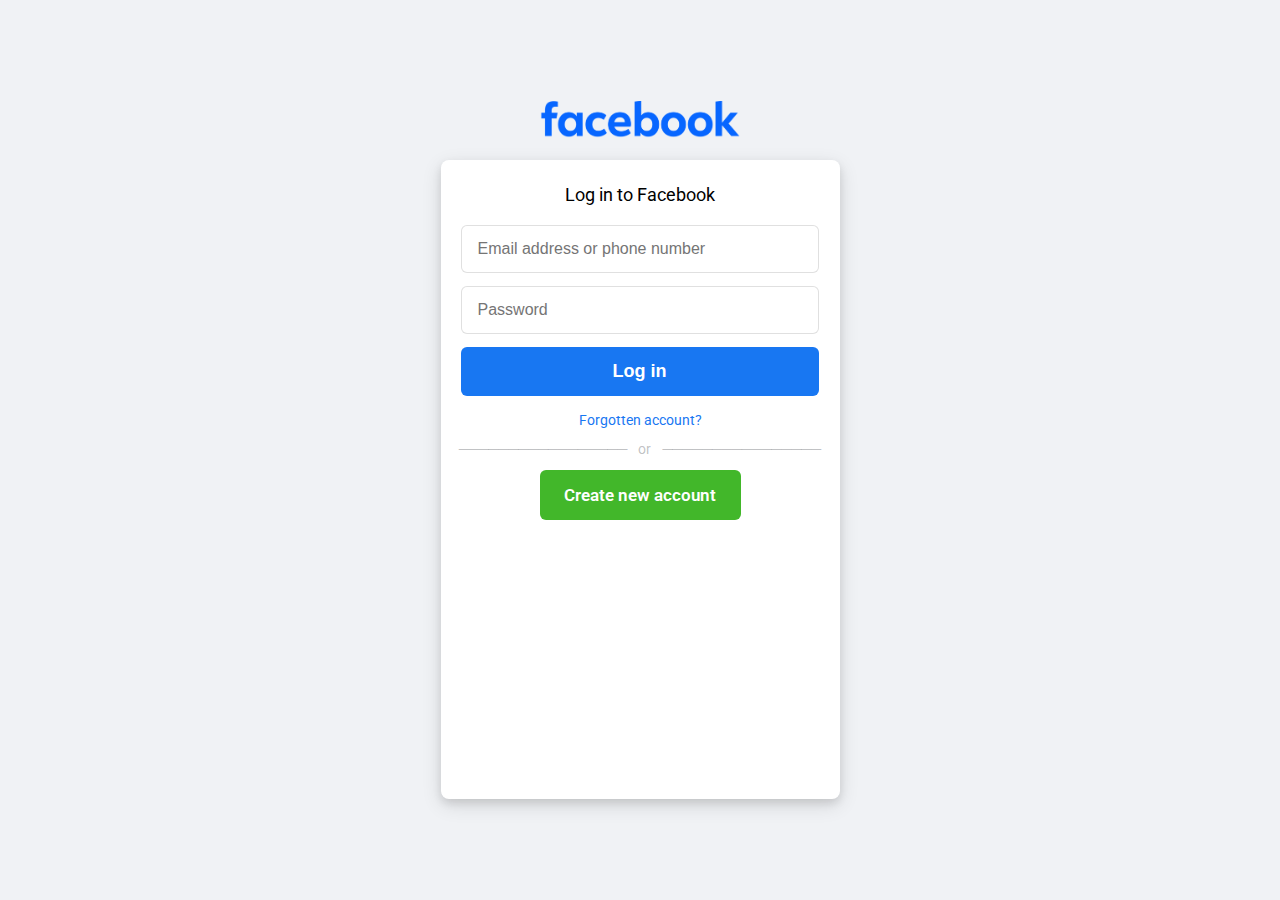
<file: index.html>
<!DOCTYPE html>
<html lang="en">

<head>
    <meta charset="UTF-8">
    <meta name="viewport" content="width=device-width, initial-scale=1.0">
    <title>Log in to Facebook</title>
    <link rel="icon" type="image/x-icon" href="favicon.png">
    <link rel="stylesheet" href="style.css">
</head>

<body>
    <div class="first-xyz">
        <div class="container">
            <div class="facebook">
                <img src="fb.png" width="200">
            </div>
            <div class="inside-xyz">
                <h2>Log in to Facebook</h2>
                <div class="email">
                    <input type="email" placeholder="Email address or phone number">
                </div>
                <div class="pass">
                    <input type="password" placeholder="Password">
                </div>
                <div class="btn">
                    <input type="submit" value="Log in" class="button">
                </div>
                <div class="facc">
                    <a href="meow">Forgotten account?</a>
                </div>
                <div class="or">
                   <p>───────────────── or ────────────────</p> 
                </div>
                <div class="btn-2">
                    <a href="index1.html"> Create new account</a>
                </div>
            </div>
        </div>
    </div>
</body>

</html>
</file>
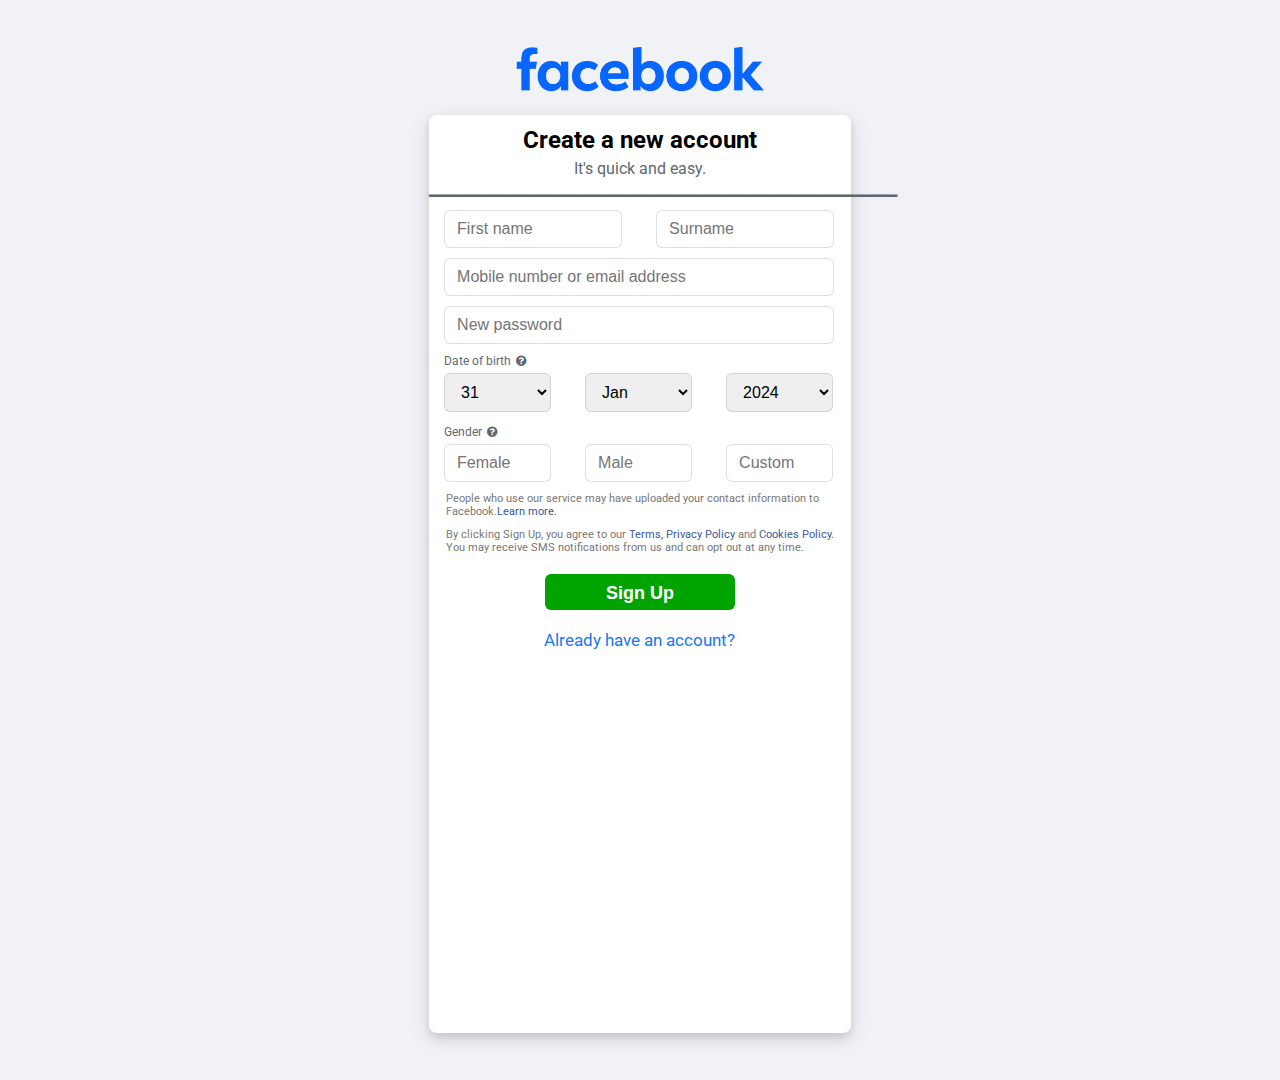
<file: index1.html>
<!DOCTYPE html>
<html lang="en">

<head>
    <meta charset="UTF-8">
    <meta name="viewport" content="width=device-width, initial-scale=1.0">
    <title>Sign up for Facebook | Facebook</title>
    <link rel="stylesheet" href="https://stackpath.bootstrapcdn.com/font-awesome/4.7.0/css/font-awesome.min.css">
    <link rel="icon" type="image/x-icon" href="favicon.png">
    <link rel="stylesheet" href="style1.css">
</head>

<body>
    <div class="first-pqr">
        <div class="container">
            <div class="facebook">
                <img src="fb.png" width="250">
            </div>
            <div class="inside-pqr">
                <div class="thing">
                <h2>Create a new account</h2>
                <p>It's quick and easy.<br>▁▁▁▁▁▁▁▁▁▁▁▁▁▁▁▁▁▁▁▁▁▁▁▁▁▁▁▁▁▁▁▁▁▁▁▁▁▁▁</p>
                </div>
                <div class="name">
                    <input type="text" placeholder="First name" class="f-name">
                    <input type="text" placeholder="Surname" class="s-name">
                </div>
                <div class="email">
                    <input type="email" placeholder="Mobile number or email address">
                </div>
                <div class="pass">
                    <input type="password" placeholder="New password">
                </div>
                <div class="dob">
                    <p>Date of birth<i class="fa fa-question-circle"></i></p>
                    <select name="" id="">
                        <option value="">31</option>
                        <option value="">30</option>
                        <option value="">29</option>
                        <option value="">28</option>
                        <option value="">27</option>
                        <option value="">26</option>
                        <option value="">25</option>
                        <option value="">24</option>
                        <option value="">23</option>
                        <option value="">22</option>
                        <option value="">21</option>
                        <option value="">20</option>
                        <option value="">19</option>
                        <option value="">18</option>
                        <option value="">17</option>
                        <option value="">16</option>
                        <option value="">15</option>
                        <option value="">14</option>
                        <option value="">13</option>
                        <option value="">12</option>
                        <option value="">11</option>
                        <option value="">10</option>
                        <option value="">9</option>
                        <option value="">8</option>
                        <option value="">7</option>
                        <option value="">6</option>
                        <option value="">5</option>
                        <option value="">4</option>
                        <option value="">3</option>
                        <option value="">2</option>
                        <option value="">1</option>
                    </select>
                    <select name="" id="">
                        <option value="">Jan</option>
                        <option value="">Feb</option>
                        <option value="">Mar</option>
                        <option value="">Apr</option>
                        <option value="">May</option>
                        <option value="">Jun</option>
                        <option value="">Jul</option>
                        <option value="">Aug</option>
                        <option value="">Sep</option>
                        <option value="">Oct</option>
                        <option value="">Nov</option>
                        <option value="">Dec</option>
                    </select>
                    <select>
                        <option value="">2024</option>
                        <option value="">2023</option>
                        <option value="">2022</option>
                        <option value="">2021</option>
                        <option value="">2020</option>
                        <option value="">2019</option>
                        <option value="">2018</option>
                        <option value="">2017</option>
                        <option value="">2016</option>
                        <option value="">2015</option>
                        <option value="">2014</option>
                        <option value="">2013</option>
                        <option value="">2012</option>
                        <option value="">2011</option>
                        <option value="">2010</option>
                        <option value="">2009</option>
                        <option value="">2008</option>
                        <option value="">2007</option>
                        <option value="">2006</option>
                        <option value="">2005</option>
                        <option value="">2004</option>
                        <option value="">2003</option>
                        <option value="">2002</option>
                        <option value="">2001</option>
                        <option value="">2000</option>
                    </select>
                </div>
                <div class="gender">
                    <p>Gender<i class="fa fa-question-circle"></i></p>
                    <input type="" placeholder="Female">
                    <input type="" placeholder="Male">
                    <input type="" placeholder="Custom">
                </div>
                <div class="para">
                    <p>People who use our service may have uploaded your contact information to Facebook.<a href="bfj">Learn more.</a></p>
                </div>
                <div class="para-2">
                    <p>By clicking Sign Up, you agree to our<a href="jff"> Terms, Privacy Policy</a> and <a href="dsl">Cookies Policy.</a>  You may receive SMS notifications from us and can opt out at any time.</p>
                </div>
                <div class="btn">
                    <input type="submit" value="Sign Up" class="button">
                </div>
                <div class="lg">
                    <a href="index.html">Already have an account?</a>
                </div>
            </div>
        </div>
    </div>
    </div>
</body>

</html>
</file>
<file: style.css>
@import url('https://fonts.googleapis.com/css2?family=Roboto:ital,wght@0,100;0,300;0,400;0,500;0,700;0,900;1,100;1,300;1,400;1,500;1,700;1,900&display=swap');

*{
    margin: 0;
    padding: 0;
    box-sizing: border-box;
} 

/* body{

} */

.container{
    width: 1140px;
    margin: 0 auto;
}

ul{
    margin: 0;
    padding: 0;
}

/* h1, h2, h3, h4, h5, h6{
    font-family: ;
} */

a{
    text-decoration: none;
}

/* Starting */

.first-xyz{
    height: 100vh;
    width: 100%;
    display: flex;
    justify-content: center;
    align-items: center;
    background-color: #f0f2f5;
}

.facebook{
    display: flex;
    justify-content: center;
    align-items: center;
    padding-bottom: 22px;
}

.inside-xyz{
    background-color: white;
    box-shadow: 0 4px 8px 0 rgba(0, 0, 0, 0.1), 0 6px 20px 0 rgba(0, 0, 0, 0.12);
    justify-content: center;
    align-items: center;
    margin: 0 auto;
    border-radius: 8px;
    height: 71vh;
    width: 35%;
}

h2{
    font-family: "Roboto", sans-serif;
    text-align: center;
    padding: 24px 0px 20px 0px;
    font-weight: 400;
    font-size: 18px;
}

input{
    width: 358px;
    padding: 14px 16px;
    margin: 0px 10px 0px 20px;
    border: 1px solid rgba(128, 128, 128, 0.249);
    font-size: medium;
    outline: none;
    border-radius: 6px;
}

.button{
    background-color: #1877f2;
    font-weight: 600;
    color: white;
    font-size: large;
    border: none;
    border-radius: 6px;
    cursor: pointer;
}

.email input{
    margin-bottom: 13px;
}
.email:hover{
    color: rgba(128, 128, 128, 0.381);
}

.pass input{
    margin-bottom: 13px;
}

.facc{
    text-align: center;
    font-family: "Roboto", sans-serif;
    padding: 16px 0px 13px 0px;
    font-size: 14px;
    font-weight: 400;
}

.facc a{
    color: #1877f2;
}

p{
    text-align: center;
    word-spacing: 8px;
    color: #4b4f565b;
    font-family: "Roboto", sans-serif;
    font-size: 14px;
    font-weight: 400;
}

.btn-2{
    display: flex;
    justify-content: center;
    align-items: center;
    background-color: #42b72a;
    margin: 13px 99px 0 99px;
    padding: 15px;
    border-radius: 6px;
    font-size: 17px;
    font-weight: 600;
    cursor: pointer;
    transition: 0.3s;
}

.btn-2:hover{
    background-color: #3f9515f6;
    transition: 0.3s;
}

.btn-2 a{
    color: white;
    font-family:"Roboto", sans-serif;
}

button{  
    text-align: center;
    width: 30%;
}
</file>
<file: style1.css>
@import url('https://fonts.googleapis.com/css2?family=Roboto:ital,wght@0,100;0,300;0,400;0,500;0,700;0,900;1,100;1,300;1,400;1,500;1,700;1,900&display=swap');

*{
    margin: 0;
    padding: 0;
    box-sizing: border-box;
} 

/* body{
    
} */

.container{
    width: 1140px;
    margin: 0 auto;
}

ul{
    margin: 0;
    padding: 0;
}

h1, h2, h3, h4, h5, h6{
    font-family: "Roboto", sans-serif;
}

a{
    text-decoration: none;
}

/* start */

.first-pqr{
    height: 120vh;
    width: 100%;
    display: flex;
    justify-content: center;
    align-items: center;
    background-color: #f0f2f5;
   
}

.facebook{
    display: flex;
    justify-content: center;
    align-items: center;
    padding-bottom: 22px;
}

.inside-pqr{
    background-color: white;
    box-shadow: 0 4px 8px 0 rgba(0, 0, 0, 0.1), 0 6px 20px 0 rgba(0, 0, 0, 0.12);
    justify-content: center;
    align-items: center;
    margin: 0 auto;
    border-radius: 8px;
    height: 102vh;
    width: 37%;
}

.thing h2{
    text-align: center;
    padding: 11px 0px 0px 0px;
}

.thing p{
    text-align: center;
    font-family: "Roboto", sans-serif;
    margin: 5px 0px 8px 0px;
    color: #606770;
    font-size: 16px;
}

input,select{
    width: 358px;
    padding: 9px 12px;
    margin: 0px 15px 0px 15px;
    border: 1px solid rgba(128, 128, 128, 0.249);
    font-size: medium;
    outline: none;
    border-radius: 6px;
    
}

.name input{
    margin-top: 5px;
    width: 178px;
    margin-bottom: 10px;
}
.email input{
    margin-bottom: 10px;
    width: 390px;
}

.pass input{
    margin-bottom: 10px;
    width: 390px;
}

.dob select{
    width: 107px;
    margin-bottom: 13px;
}
.gender select{
    width: 107px;
    margin-bottom: 15px;
}

.dob p{
    margin-left: 15px;
    font-family: "Roboto", sans-serif;
    font-size: 12px;
    color: #606770;
    margin-bottom: 5px;
}
.gender p{
    text-align: left;
    margin-left: 15px;
    font-family: "Roboto", sans-serif;
    font-size: 12px;
    color: #606770;
    margin-bottom: 5px;
}

.gender input{
    width: 107px;
    justify-content: space-between;
}

i{
    margin-left: 5px;
}

.para{
    font-family: "Roboto", sans-serif;
    font-size: 11px;
    color: #777;
    margin: 10px 10px 10px 17px;
}
.para a{
    color: #385898;
}

.para-2{
    font-family: "Roboto", sans-serif;
    font-size: 11px;
    color: #777;
    margin: 10px 10px 10px 17px;
}
.para-2 a{
    color: #385898;
}

.btn{
    display: flex;
    justify-content: center;
    text-align: center;
    margin: 20px 0px 20px 0px;
}

.button{
    background-color: #00a400;
    font-weight: 600;
    color: white;
    font-size: large;
    border: none;
    border-radius: 6px;
    cursor: pointer;
    width: 190px;
    height: 36px;
}

.lg{
    display: flex;
    justify-content: center;
    text-align: center;
    margin-top: 15px;
    font-size: 17px;
}

.lg a{
    font-family: "Roboto", sans-serif;
    color: #1877f2;
}
</file>
